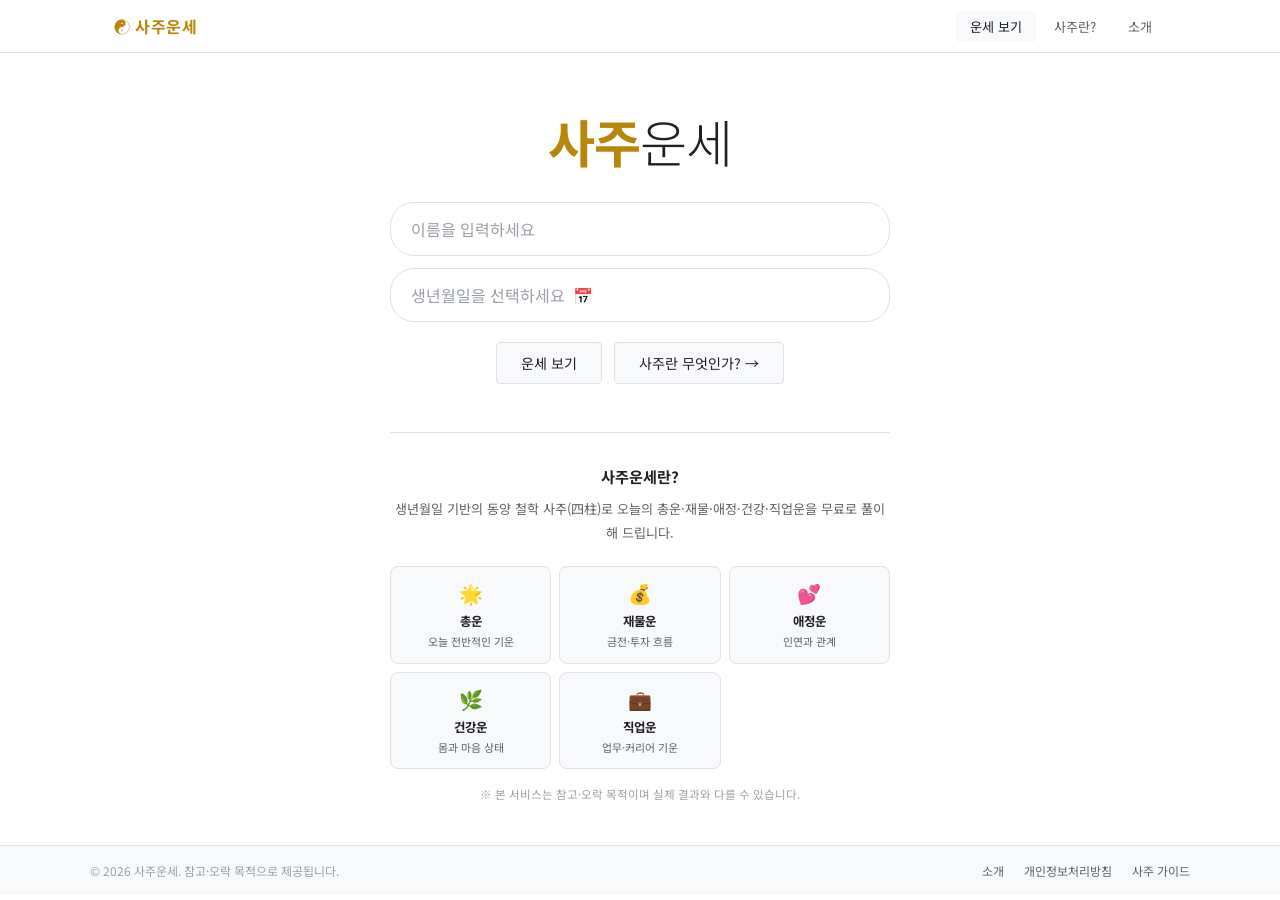
<file: index.html>
<!DOCTYPE html>
<html lang="ko">
<head>
  <meta charset="UTF-8" />
  <meta name="viewport" content="width=device-width, initial-scale=1.0" />
  <title>오늘의 사주 운세 — 이름과 생년월일로 보는 무료 사주풀이</title>
  <meta name="description" content="이름과 생년월일을 입력하면 오늘의 사주 운세를 무료로 풀이해 드립니다. 총운, 재물운, 애정운, 건강운, 직업운을 한눈에 확인하세요." />
  <meta name="keywords" content="사주, 사주풀이, 오늘의 운세, 무료 사주, 사주 보기, 생년월일 운세, 사주팔자, 오행, 천간지지" />
  <meta name="robots" content="index, follow" />
  <meta property="og:title" content="오늘의 사주 운세 — 무료 사주풀이" />
  <meta property="og:description" content="이름과 생년월일로 오늘의 사주 운세를 무료로 확인하세요." />
  <meta property="og:type" content="website" />
  <link rel="stylesheet" href="style.css" />
  <!-- Google Analytics -->
  <script async src="https://www.googletagmanager.com/gtag/js?id=G-FPWYNRNC62"></script>
  <script>
    window.dataLayer = window.dataLayer || [];
    function gtag(){dataLayer.push(arguments);}
    gtag('js', new Date());
    gtag('config', 'G-FPWYNRNC62');
  </script>
</head>
<body>

  <nav class="site-nav">
    <div class="nav-inner">
      <a href="index.html" class="nav-logo">☯ 사주운세</a>
      <div class="nav-links">
        <a href="index.html" class="nav-link active">운세 보기</a>
        <a href="saju-guide.html" class="nav-link">사주란?</a>
        <a href="about.html" class="nav-link">소개</a>
      </div>
    </div>
  </nav>

  <!-- 메인 입력 화면 -->
  <main class="google-main" id="main-form">

    <div class="main-logo">사주<span>운세</span></div>

    <div class="search-box">

      <!-- 이름 입력 -->
      <div class="input-wrap">
        <input class="g-input" type="text" id="name"
          placeholder="이름을 입력하세요" maxlength="10" autocomplete="off" />
        <div class="hanja-panel" id="hanja-panel"></div>
      </div>

      <!-- 생년월일 입력 -->
      <div class="input-wrap">
        <div class="date-picker-wrapper">
          <input class="g-input" type="text" id="birthdate-display"
            placeholder="생년월일을 선택하세요  📅" readonly />
          <input type="hidden" id="birthdate" />
          <div class="calendar-popup" id="calendar-popup">
            <div class="cal-header">
              <button class="cal-nav" id="cal-prev">‹</button>
              <div class="cal-title">
                <button class="cal-year-btn" id="cal-year-btn"></button>
                <button class="cal-month-btn" id="cal-month-btn"></button>
              </div>
              <button class="cal-nav" id="cal-next">›</button>
            </div>
            <div class="cal-body" id="cal-body"></div>
          </div>
        </div>
      </div>

      <!-- 버튼 행 -->
      <div class="btn-row">
        <button class="btn-primary" id="fortune-btn">운세 보기</button>
        <a class="btn-lucky" href="saju-guide.html">사주란 무엇인가? →</a>
      </div>

    </div>

    <!-- 서비스 소개 (SEO) -->
    <section class="info-section">
      <h2 class="info-title">사주운세란?</h2>
      <p class="info-text">생년월일 기반의 동양 철학 사주(四柱)로 오늘의 총운·재물·애정·건강·직업운을 무료로 풀이해 드립니다.</p>
      <div class="info-grid">
        <div class="info-card"><div class="info-card-icon">🌟</div><h3>총운</h3><p>오늘 전반적인 기운</p></div>
        <div class="info-card"><div class="info-card-icon">💰</div><h3>재물운</h3><p>금전·투자 흐름</p></div>
        <div class="info-card"><div class="info-card-icon">💕</div><h3>애정운</h3><p>인연과 관계</p></div>
        <div class="info-card"><div class="info-card-icon">🌿</div><h3>건강운</h3><p>몸과 마음 상태</p></div>
        <div class="info-card"><div class="info-card-icon">💼</div><h3>직업운</h3><p>업무·커리어 기운</p></div>
      </div>
      <p class="info-notice">※ 본 서비스는 참고·오락 목적이며 실제 결과와 다를 수 있습니다.</p>
    </section>

  </main>

  <!-- 결과 화면 -->
  <section class="result-section" id="result" style="display:none;">
    <div class="result-header" id="result-header"></div>
    <div class="gauge-grid" id="gauge-grid"></div>
    <div class="advice-simple" id="advice-simple"></div>
    <details class="detail-section">
      <summary class="detail-toggle">자세히 보기</summary>
      <div class="detail-content" id="detail-content"></div>
    </details>
    <button class="retry-btn" id="retry-btn">다시 보기</button>
  </section>

  <footer class="site-footer">
    <div class="footer-inner">
      <p class="footer-copy">© 2026 사주운세. 참고·오락 목적으로 제공됩니다.</p>
      <div class="footer-links">
        <a href="about.html">소개</a>
        <a href="privacy.html">개인정보처리방침</a>
        <a href="saju-guide.html">사주 가이드</a>
      </div>
    </div>
  </footer>

  <script src="script.js"></script>
</body>
</html>
</file>
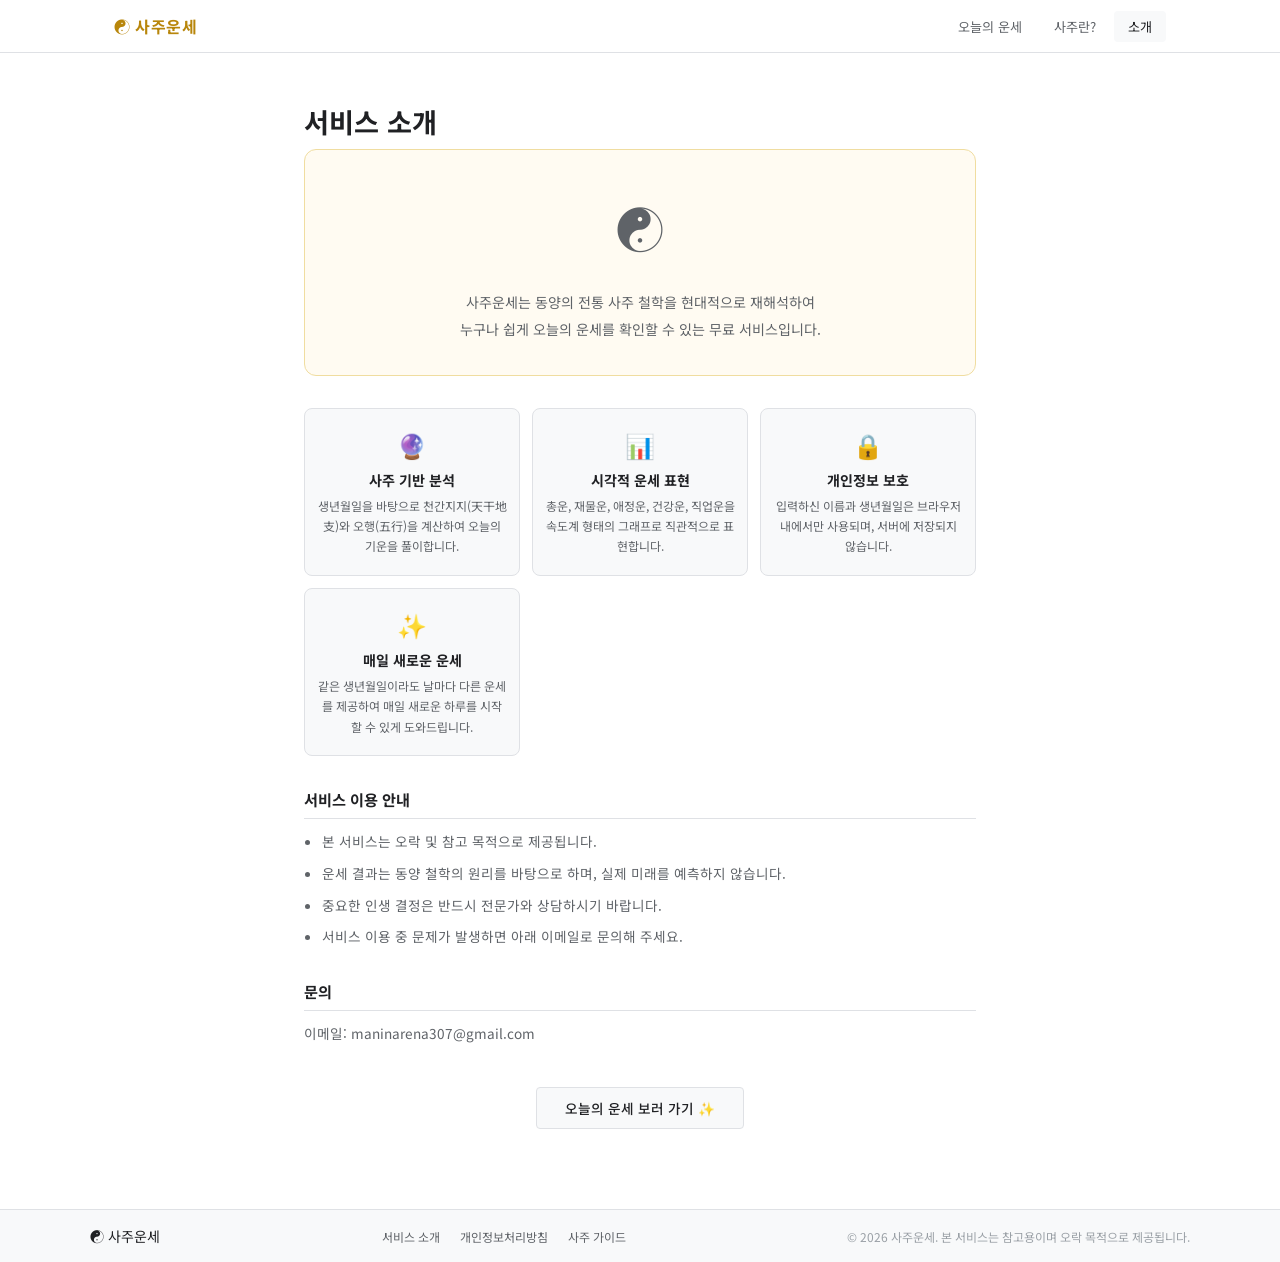
<file: about.html>
<!DOCTYPE html>
<html lang="ko">
<head>
  <meta charset="UTF-8" />
  <meta name="viewport" content="width=device-width, initial-scale=1.0" />
  <title>서비스 소개 — 사주운세</title>
  <meta name="description" content="사주운세 서비스 소개 페이지입니다. 생년월일 기반 무료 사주풀이 서비스를 제공합니다." />
  <link rel="stylesheet" href="style.css" />
  <!-- Google Analytics -->
  <script async src="https://www.googletagmanager.com/gtag/js?id=G-FPWYNRNC62"></script>
  <script>
    window.dataLayer = window.dataLayer || [];
    function gtag(){dataLayer.push(arguments);}
    gtag('js', new Date());
    gtag('config', 'G-FPWYNRNC62');
  </script>
</head>
<body>
  <div class="stars" id="stars"></div>

  <nav class="site-nav">
    <div class="nav-inner">
      <a href="index.html" class="nav-logo">☯ 사주운세</a>
      <div class="nav-links">
        <a href="index.html" class="nav-link">오늘의 운세</a>
        <a href="saju-guide.html" class="nav-link">사주란?</a>
        <a href="about.html" class="nav-link active">소개</a>
      </div>
    </div>
  </nav>

  <div class="container">
    <div class="page-wrap">
      <h1 class="page-title">서비스 소개</h1>

      <div class="about-hero">
        <div class="title-symbol" style="font-size:3rem; margin-bottom:16px;">☯</div>
        <p>사주운세는 동양의 전통 사주 철학을 현대적으로 재해석하여<br/>누구나 쉽게 오늘의 운세를 확인할 수 있는 무료 서비스입니다.</p>
      </div>

      <div class="about-grid">
        <div class="about-card">
          <div class="about-card-icon">🔮</div>
          <h3>사주 기반 분석</h3>
          <p>생년월일을 바탕으로 천간지지(天干地支)와 오행(五行)을 계산하여 오늘의 기운을 풀이합니다.</p>
        </div>
        <div class="about-card">
          <div class="about-card-icon">📊</div>
          <h3>시각적 운세 표현</h3>
          <p>총운, 재물운, 애정운, 건강운, 직업운을 속도계 형태의 그래프로 직관적으로 표현합니다.</p>
        </div>
        <div class="about-card">
          <div class="about-card-icon">🔒</div>
          <h3>개인정보 보호</h3>
          <p>입력하신 이름과 생년월일은 브라우저 내에서만 사용되며, 서버에 저장되지 않습니다.</p>
        </div>
        <div class="about-card">
          <div class="about-card-icon">✨</div>
          <h3>매일 새로운 운세</h3>
          <p>같은 생년월일이라도 날마다 다른 운세를 제공하여 매일 새로운 하루를 시작할 수 있게 도와드립니다.</p>
        </div>
      </div>

      <div class="policy-section">
        <h2>서비스 이용 안내</h2>
        <ul>
          <li>본 서비스는 오락 및 참고 목적으로 제공됩니다.</li>
          <li>운세 결과는 동양 철학의 원리를 바탕으로 하며, 실제 미래를 예측하지 않습니다.</li>
          <li>중요한 인생 결정은 반드시 전문가와 상담하시기 바랍니다.</li>
          <li>서비스 이용 중 문제가 발생하면 아래 이메일로 문의해 주세요.</li>
        </ul>
      </div>

      <div class="policy-section">
        <h2>문의</h2>
        <p>이메일: maninarena307@gmail.com</p>
      </div>

      <div style="text-align:center; margin-top:40px;">
        <a href="index.html" class="cta-btn">오늘의 운세 보러 가기 ✨</a>
      </div>
    </div>
  </div>

  <footer class="site-footer">
    <div class="footer-inner">
      <p class="footer-logo">☯ 사주운세</p>
      <div class="footer-links">
        <a href="about.html">서비스 소개</a>
        <a href="privacy.html">개인정보처리방침</a>
        <a href="saju-guide.html">사주 가이드</a>
      </div>
      <p class="footer-copy">© 2026 사주운세. 본 서비스는 참고용이며 오락 목적으로 제공됩니다.</p>
    </div>
  </footer>

  <script src="script.js"></script>
</body>
</html>
</file>
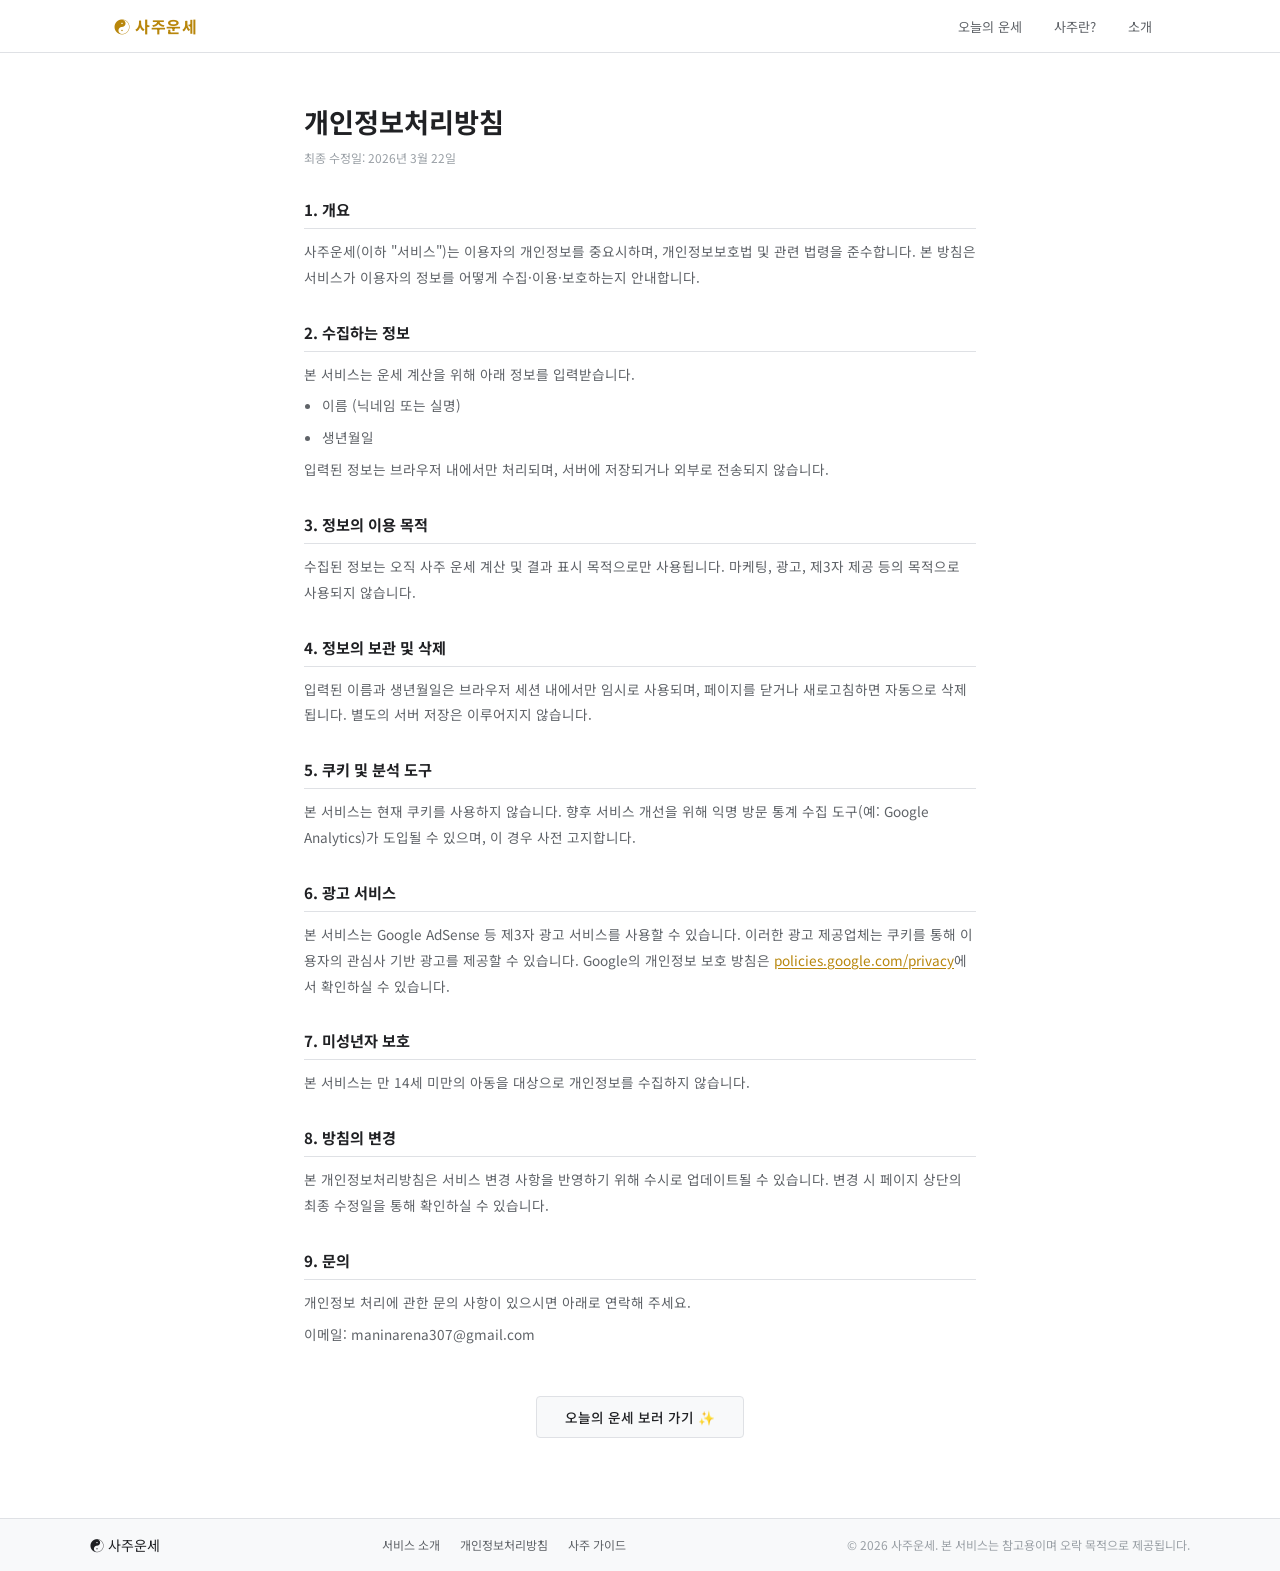
<file: privacy.html>
<!DOCTYPE html>
<html lang="ko">
<head>
  <meta charset="UTF-8" />
  <meta name="viewport" content="width=device-width, initial-scale=1.0" />
  <title>개인정보처리방침 — 사주운세</title>
  <meta name="description" content="사주운세 서비스의 개인정보처리방침입니다." />
  <link rel="stylesheet" href="style.css" />
  <!-- Google Analytics -->
  <script async src="https://www.googletagmanager.com/gtag/js?id=G-FPWYNRNC62"></script>
  <script>
    window.dataLayer = window.dataLayer || [];
    function gtag(){dataLayer.push(arguments);}
    gtag('js', new Date());
    gtag('config', 'G-FPWYNRNC62');
  </script>
</head>
<body>
  <div class="stars" id="stars"></div>

  <nav class="site-nav">
    <div class="nav-inner">
      <a href="index.html" class="nav-logo">☯ 사주운세</a>
      <div class="nav-links">
        <a href="index.html" class="nav-link">오늘의 운세</a>
        <a href="saju-guide.html" class="nav-link">사주란?</a>
        <a href="about.html" class="nav-link">소개</a>
      </div>
    </div>
  </nav>

  <div class="container">
    <div class="page-wrap">
      <h1 class="page-title">개인정보처리방침</h1>
      <p class="page-date">최종 수정일: 2026년 3월 22일</p>

      <div class="policy-section">
        <h2>1. 개요</h2>
        <p>사주운세(이하 "서비스")는 이용자의 개인정보를 중요시하며, 개인정보보호법 및 관련 법령을 준수합니다. 본 방침은 서비스가 이용자의 정보를 어떻게 수집·이용·보호하는지 안내합니다.</p>
      </div>

      <div class="policy-section">
        <h2>2. 수집하는 정보</h2>
        <p>본 서비스는 운세 계산을 위해 아래 정보를 입력받습니다.</p>
        <ul>
          <li>이름 (닉네임 또는 실명)</li>
          <li>생년월일</li>
        </ul>
        <p>입력된 정보는 브라우저 내에서만 처리되며, 서버에 저장되거나 외부로 전송되지 않습니다.</p>
      </div>

      <div class="policy-section">
        <h2>3. 정보의 이용 목적</h2>
        <p>수집된 정보는 오직 사주 운세 계산 및 결과 표시 목적으로만 사용됩니다. 마케팅, 광고, 제3자 제공 등의 목적으로 사용되지 않습니다.</p>
      </div>

      <div class="policy-section">
        <h2>4. 정보의 보관 및 삭제</h2>
        <p>입력된 이름과 생년월일은 브라우저 세션 내에서만 임시로 사용되며, 페이지를 닫거나 새로고침하면 자동으로 삭제됩니다. 별도의 서버 저장은 이루어지지 않습니다.</p>
      </div>

      <div class="policy-section">
        <h2>5. 쿠키 및 분석 도구</h2>
        <p>본 서비스는 현재 쿠키를 사용하지 않습니다. 향후 서비스 개선을 위해 익명 방문 통계 수집 도구(예: Google Analytics)가 도입될 수 있으며, 이 경우 사전 고지합니다.</p>
      </div>

      <div class="policy-section">
        <h2>6. 광고 서비스</h2>
        <p>본 서비스는 Google AdSense 등 제3자 광고 서비스를 사용할 수 있습니다. 이러한 광고 제공업체는 쿠키를 통해 이용자의 관심사 기반 광고를 제공할 수 있습니다. Google의 개인정보 보호 방침은 <a href="https://policies.google.com/privacy" target="_blank" rel="noopener">policies.google.com/privacy</a>에서 확인하실 수 있습니다.</p>
      </div>

      <div class="policy-section">
        <h2>7. 미성년자 보호</h2>
        <p>본 서비스는 만 14세 미만의 아동을 대상으로 개인정보를 수집하지 않습니다.</p>
      </div>

      <div class="policy-section">
        <h2>8. 방침의 변경</h2>
        <p>본 개인정보처리방침은 서비스 변경 사항을 반영하기 위해 수시로 업데이트될 수 있습니다. 변경 시 페이지 상단의 최종 수정일을 통해 확인하실 수 있습니다.</p>
      </div>

      <div class="policy-section">
        <h2>9. 문의</h2>
        <p>개인정보 처리에 관한 문의 사항이 있으시면 아래로 연락해 주세요.</p>
        <p>이메일: maninarena307@gmail.com</p>
      </div>

      <div style="text-align:center; margin-top:48px;">
        <a href="index.html" class="cta-btn">오늘의 운세 보러 가기 ✨</a>
      </div>
    </div>
  </div>

  <footer class="site-footer">
    <div class="footer-inner">
      <p class="footer-logo">☯ 사주운세</p>
      <div class="footer-links">
        <a href="about.html">서비스 소개</a>
        <a href="privacy.html">개인정보처리방침</a>
        <a href="saju-guide.html">사주 가이드</a>
      </div>
      <p class="footer-copy">© 2026 사주운세. 본 서비스는 참고용이며 오락 목적으로 제공됩니다.</p>
    </div>
  </footer>

  <script src="script.js"></script>
</body>
</html>
</file>
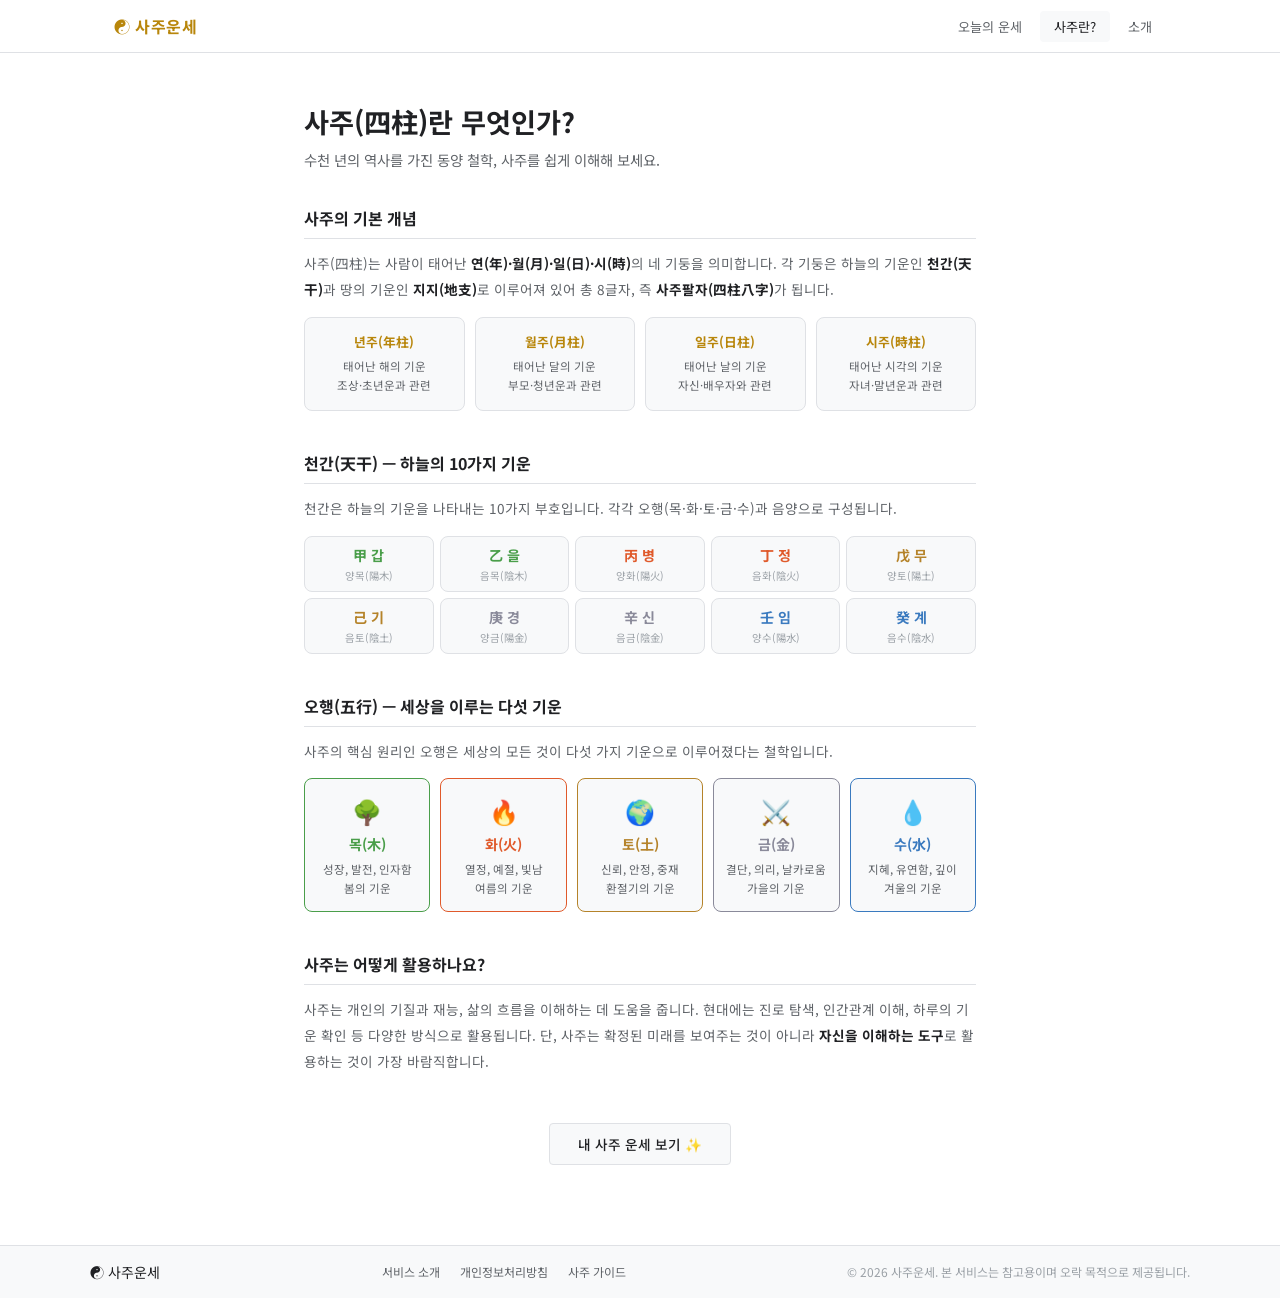
<file: saju-guide.html>
<!DOCTYPE html>
<html lang="ko">
<head>
  <meta charset="UTF-8" />
  <meta name="viewport" content="width=device-width, initial-scale=1.0" />
  <title>사주란 무엇인가? 사주팔자 완벽 가이드 — 사주운세</title>
  <meta name="description" content="사주(四柱)의 개념, 천간지지, 오행, 사주팔자의 의미를 쉽게 설명합니다. 사주를 처음 접하는 분들을 위한 기초 가이드입니다." />
  <meta name="keywords" content="사주란, 사주팔자, 천간지지, 오행, 사주 기초, 사주 설명, 사주 공부" />
  <link rel="stylesheet" href="style.css" />
  <!-- Google Analytics -->
  <script async src="https://www.googletagmanager.com/gtag/js?id=G-FPWYNRNC62"></script>
  <script>
    window.dataLayer = window.dataLayer || [];
    function gtag(){dataLayer.push(arguments);}
    gtag('js', new Date());
    gtag('config', 'G-FPWYNRNC62');
  </script>
</head>
<body>
  <div class="stars" id="stars"></div>

  <nav class="site-nav">
    <div class="nav-inner">
      <a href="index.html" class="nav-logo">☯ 사주운세</a>
      <div class="nav-links">
        <a href="index.html" class="nav-link">오늘의 운세</a>
        <a href="saju-guide.html" class="nav-link active">사주란?</a>
        <a href="about.html" class="nav-link">소개</a>
      </div>
    </div>
  </nav>

  <div class="container">
    <div class="page-wrap">
      <h1 class="page-title">사주(四柱)란 무엇인가?</h1>
      <p class="page-subtitle">수천 년의 역사를 가진 동양 철학, 사주를 쉽게 이해해 보세요.</p>

      <div class="guide-section">
        <h2>사주의 기본 개념</h2>
        <p>사주(四柱)는 사람이 태어난 <strong>연(年)·월(月)·일(日)·시(時)</strong>의 네 기둥을 의미합니다. 각 기둥은 하늘의 기운인 <strong>천간(天干)</strong>과 땅의 기운인 <strong>지지(地支)</strong>로 이루어져 있어 총 8글자, 즉 <strong>사주팔자(四柱八字)</strong>가 됩니다.</p>
        <div class="guide-box">
          <div class="guide-pillar">
            <div class="pillar-name">년주(年柱)</div>
            <div class="pillar-desc">태어난 해의 기운<br/>조상·초년운과 관련</div>
          </div>
          <div class="guide-pillar">
            <div class="pillar-name">월주(月柱)</div>
            <div class="pillar-desc">태어난 달의 기운<br/>부모·청년운과 관련</div>
          </div>
          <div class="guide-pillar">
            <div class="pillar-name">일주(日柱)</div>
            <div class="pillar-desc">태어난 날의 기운<br/>자신·배우자와 관련</div>
          </div>
          <div class="guide-pillar">
            <div class="pillar-name">시주(時柱)</div>
            <div class="pillar-desc">태어난 시각의 기운<br/>자녀·말년운과 관련</div>
          </div>
        </div>
      </div>

      <div class="guide-section">
        <h2>천간(天干) — 하늘의 10가지 기운</h2>
        <p>천간은 하늘의 기운을 나타내는 10가지 부호입니다. 각각 오행(목·화·토·금·수)과 음양으로 구성됩니다.</p>
        <div class="stem-grid">
          <div class="stem-card" style="--el-color:#4a9e4a">
            <span class="stem-char">甲 갑</span><span class="stem-el">양목(陽木)</span>
          </div>
          <div class="stem-card" style="--el-color:#4a9e4a">
            <span class="stem-char">乙 을</span><span class="stem-el">음목(陰木)</span>
          </div>
          <div class="stem-card" style="--el-color:#e05a2b">
            <span class="stem-char">丙 병</span><span class="stem-el">양화(陽火)</span>
          </div>
          <div class="stem-card" style="--el-color:#e05a2b">
            <span class="stem-char">丁 정</span><span class="stem-el">음화(陰火)</span>
          </div>
          <div class="stem-card" style="--el-color:#b5832a">
            <span class="stem-char">戊 무</span><span class="stem-el">양토(陽土)</span>
          </div>
          <div class="stem-card" style="--el-color:#b5832a">
            <span class="stem-char">己 기</span><span class="stem-el">음토(陰土)</span>
          </div>
          <div class="stem-card" style="--el-color:#8a8a9a">
            <span class="stem-char">庚 경</span><span class="stem-el">양금(陽金)</span>
          </div>
          <div class="stem-card" style="--el-color:#8a8a9a">
            <span class="stem-char">辛 신</span><span class="stem-el">음금(陰金)</span>
          </div>
          <div class="stem-card" style="--el-color:#3a7abf">
            <span class="stem-char">壬 임</span><span class="stem-el">양수(陽水)</span>
          </div>
          <div class="stem-card" style="--el-color:#3a7abf">
            <span class="stem-char">癸 계</span><span class="stem-el">음수(陰水)</span>
          </div>
        </div>
      </div>

      <div class="guide-section">
        <h2>오행(五行) — 세상을 이루는 다섯 기운</h2>
        <p>사주의 핵심 원리인 오행은 세상의 모든 것이 다섯 가지 기운으로 이루어졌다는 철학입니다.</p>
        <div class="element-guide-grid">
          <div class="el-guide-card" style="border-color:#4a9e4a">
            <div class="el-guide-icon">🌳</div>
            <h3 style="color:#4a9e4a">목(木)</h3>
            <p>성장, 발전, 인자함<br/>봄의 기운</p>
          </div>
          <div class="el-guide-card" style="border-color:#e05a2b">
            <div class="el-guide-icon">🔥</div>
            <h3 style="color:#e05a2b">화(火)</h3>
            <p>열정, 예절, 빛남<br/>여름의 기운</p>
          </div>
          <div class="el-guide-card" style="border-color:#b5832a">
            <div class="el-guide-icon">🌍</div>
            <h3 style="color:#b5832a">토(土)</h3>
            <p>신뢰, 안정, 중재<br/>환절기의 기운</p>
          </div>
          <div class="el-guide-card" style="border-color:#8a8a9a">
            <div class="el-guide-icon">⚔️</div>
            <h3 style="color:#8a8a9a">금(金)</h3>
            <p>결단, 의리, 날카로움<br/>가을의 기운</p>
          </div>
          <div class="el-guide-card" style="border-color:#3a7abf">
            <div class="el-guide-icon">💧</div>
            <h3 style="color:#3a7abf">수(水)</h3>
            <p>지혜, 유연함, 깊이<br/>겨울의 기운</p>
          </div>
        </div>
      </div>

      <div class="guide-section">
        <h2>사주는 어떻게 활용하나요?</h2>
        <p>사주는 개인의 기질과 재능, 삶의 흐름을 이해하는 데 도움을 줍니다. 현대에는 진로 탐색, 인간관계 이해, 하루의 기운 확인 등 다양한 방식으로 활용됩니다. 단, 사주는 확정된 미래를 보여주는 것이 아니라 <strong>자신을 이해하는 도구</strong>로 활용하는 것이 가장 바람직합니다.</p>
      </div>

      <div style="text-align:center; margin-top:48px;">
        <a href="index.html" class="cta-btn">내 사주 운세 보기 ✨</a>
      </div>
    </div>
  </div>

  <footer class="site-footer">
    <div class="footer-inner">
      <p class="footer-logo">☯ 사주운세</p>
      <div class="footer-links">
        <a href="about.html">서비스 소개</a>
        <a href="privacy.html">개인정보처리방침</a>
        <a href="saju-guide.html">사주 가이드</a>
      </div>
      <p class="footer-copy">© 2026 사주운세. 본 서비스는 참고용이며 오락 목적으로 제공됩니다.</p>
    </div>
  </footer>

  <script src="script.js"></script>
</body>
</html>
</file>
<file: style.css>
@import url('https://fonts.googleapis.com/css2?family=Noto+Sans+KR:wght@300;400;500;700&display=swap');

:root {
  --bg:           #ffffff;
  --bg-subtle:    #f8f9fa;
  --bg-gold:      #fffbf2;
  --text:         #202124;
  --text-muted:   #5f6368;
  --text-light:   #9aa0a6;
  --border:       #dfe1e5;
  --border-focus: #b8860b;
  --gold:         #b8860b;
  --gold-light:   #fef3d0;
  --shadow:       0 1px 6px rgba(32,33,36,.18);
  --shadow-hover: 0 2px 8px rgba(32,33,36,.28);
  --radius-sm:    8px;
  --radius:       24px;
}

* { margin: 0; padding: 0; box-sizing: border-box; }

body {
  font-family: 'Noto Sans KR', sans-serif;
  background: var(--bg);
  color: var(--text);
  min-height: 100vh;
  font-size: 14px;
  -webkit-font-smoothing: antialiased;
}

/* ── 네비게이션 ───────────────────────────────── */
.site-nav {
  position: sticky; top: 0; z-index: 200;
  background: var(--bg);
  border-bottom: 1px solid var(--border);
}
.nav-inner {
  max-width: 1100px; margin: 0 auto;
  padding: 0 24px; height: 52px;
  display: flex; align-items: center; justify-content: space-between;
}
.nav-logo {
  color: var(--gold); font-size: 1rem; font-weight: 700;
  text-decoration: none; letter-spacing: 0.5px;
}
.nav-links { display: flex; gap: 4px; }
.nav-link {
  color: var(--text-muted); text-decoration: none;
  font-size: 0.82rem; padding: 6px 14px;
  border-radius: 4px; transition: background 0.15s, color 0.15s;
}
.nav-link:hover, .nav-link.active {
  background: var(--bg-subtle); color: var(--text);
}

/* ── 메인 레이아웃 (구글 스타일) ─────────────── */
.google-main {
  display: flex; flex-direction: column;
  align-items: center; justify-content: center;
  min-height: calc(100vh - 52px - 56px);
  padding: 60px 24px 40px;
}

.main-logo {
  font-size: 3.2rem; font-weight: 700;
  color: var(--gold); letter-spacing: -1px;
  margin-bottom: 32px; text-align: center; line-height: 1.1;
}
.main-logo span { color: var(--text); font-weight: 300; }

/* ── 검색 박스 ────────────────────────────────── */
.search-box {
  width: 100%; max-width: 500px;
  display: flex; flex-direction: column; gap: 12px;
}

/* ── 입력 필드 ──────────────────────────────────── */
.input-wrap { position: relative; }

.g-input {
  width: 100%;
  border: 1px solid var(--border);
  border-radius: var(--radius);
  padding: 14px 20px;
  font-size: 1rem; font-family: inherit;
  color: var(--text); background: var(--bg);
  outline: none;
  transition: box-shadow 0.2s, border-color 0.2s;
}
.g-input::placeholder { color: var(--text-light); }
.g-input:hover { box-shadow: var(--shadow); border-color: #c0c0c0; }
.g-input:focus { box-shadow: var(--shadow-hover); border-color: var(--border-focus); }

/* ── 한자 패널 ──────────────────────────────────── */
.hanja-panel {
  display: none;
  background: var(--bg);
  border: 1px solid var(--border);
  border-radius: var(--radius-sm);
  box-shadow: var(--shadow-hover);
  padding: 12px 16px; margin-top: 6px;
  animation: fadeDown 0.15s ease;
}
.hanja-panel.visible { display: block; }

@keyframes fadeDown {
  from { opacity: 0; transform: translateY(-6px); }
  to   { opacity: 1; transform: translateY(0); }
}

.hanja-row {
  display: flex; align-items: center;
  gap: 8px; margin-bottom: 8px;
}
.hanja-row:last-of-type { margin-bottom: 0; }
.hanja-syllable {
  font-size: 0.78rem; color: var(--text-muted);
  min-width: 18px; font-weight: 500;
}
.hanja-chips { display: flex; gap: 5px; flex-wrap: wrap; }

.hanja-chip {
  border: 1px solid var(--border);
  background: var(--bg-subtle);
  border-radius: 20px; padding: 2px 10px;
  font-size: 0.9rem; cursor: pointer;
  color: var(--text); font-family: inherit;
  transition: background 0.12s, border-color 0.12s;
  position: relative;
}
.hanja-chip:hover { background: var(--gold-light); border-color: var(--gold); color: var(--gold); }
.hanja-chip.selected { background: var(--gold-light); border-color: var(--gold); color: var(--gold); font-weight: 700; }

.hanja-chip .chip-meaning {
  display: none; position: absolute;
  bottom: calc(100% + 5px); left: 50%; transform: translateX(-50%);
  background: #202124; color: #fff;
  font-size: 0.68rem; padding: 3px 8px;
  border-radius: 4px; white-space: nowrap; pointer-events: none; z-index: 10;
}
.hanja-chip:hover .chip-meaning { display: block; }

.hanja-result {
  margin-top: 8px; padding-top: 8px;
  border-top: 1px solid var(--border);
  font-size: 0.8rem; color: var(--text-muted);
}
.hanja-result strong { color: var(--gold); font-size: 1rem; }

/* ── 한자 검색창 ──────────────────────────────────── */
.hanja-search-wrap {
  margin-top: 10px;
  padding-top: 10px;
  border-top: 1px dashed var(--border);
}
.hanja-search-input {
  width: 100%;
  box-sizing: border-box;
  padding: 7px 12px;
  border: 1px solid var(--border);
  border-radius: 20px;
  font-size: 0.82rem;
  font-family: inherit;
  color: var(--text);
  background: var(--bg);
  outline: none;
  transition: border-color .2s;
}
.hanja-search-input:focus { border-color: var(--gold); }
.hanja-search-results {
  display: flex;
  flex-wrap: wrap;
  gap: 6px;
  margin-top: 8px;
}
.hanja-no-result {
  font-size: 0.8rem;
  color: var(--text-muted);
  padding: 4px 2px;
}
.hanja-direct-label {
  width: 100%;
  font-size: 0.78rem;
  color: var(--text-muted);
  margin-bottom: 4px;
}

/* ── 달력 ───────────────────────────────────────── */
.date-picker-wrapper { position: relative; }
#birthdate-display { cursor: pointer; }

.calendar-popup {
  display: none; position: absolute;
  top: calc(100% + 8px); left: 0; z-index: 100;
  width: 300px; background: var(--bg);
  border: 1px solid var(--border); border-radius: 12px;
  padding: 16px; box-shadow: var(--shadow-hover);
  animation: fadeDown 0.15s ease;
}
.calendar-popup.open { display: block; }

.cal-header {
  display: flex; align-items: center;
  justify-content: space-between; margin-bottom: 12px;
}
.cal-nav {
  background: transparent; border: 1px solid var(--border);
  border-radius: 6px; color: var(--text-muted);
  font-size: 1rem; width: 30px; height: 30px;
  cursor: pointer; display: flex; align-items: center;
  justify-content: center; transition: background 0.12s; font-family: inherit;
}
.cal-nav:hover { background: var(--bg-subtle); }
.cal-title { display: flex; gap: 4px; }
.cal-year-btn, .cal-month-btn {
  background: transparent; border: 1px solid var(--border);
  border-radius: 6px; color: var(--text);
  font-size: 0.85rem; font-weight: 700; font-family: inherit;
  padding: 3px 10px; cursor: pointer; transition: background 0.12s;
}
.cal-year-btn:hover, .cal-month-btn:hover { background: var(--bg-subtle); }

.cal-weekdays { display: grid; grid-template-columns: repeat(7,1fr); margin-bottom: 4px; }
.cal-weekday  { text-align: center; font-size: 0.7rem; color: var(--text-muted); padding: 4px 0; }
.cal-weekday:first-child { color: #e53935; }
.cal-weekday:last-child  { color: #1565c0; }

.cal-days { display: grid; grid-template-columns: repeat(7,1fr); gap: 2px; }
.cal-day {
  text-align: center; padding: 6px 2px;
  border-radius: 50%; font-size: 0.8rem; cursor: pointer;
  color: var(--text); border: none; background: transparent;
  font-family: inherit; transition: background 0.1s;
  aspect-ratio: 1; display: flex; align-items: center; justify-content: center;
}
.cal-day:hover:not(.empty):not(.other-month) { background: var(--bg-subtle); }
.cal-day.today    { border: 1px solid var(--gold); }
.cal-day.selected { background: var(--gold) !important; color: #fff !important; font-weight: 700; border-radius: 50%; }
.cal-day.other-month { color: var(--text-light); cursor: default; }
.cal-day.sun { color: #e53935; }
.cal-day.sat { color: #1565c0; }
.cal-day.selected.sun, .cal-day.selected.sat { color: #fff; }

.cal-year-grid, .cal-month-grid { display: grid; gap: 4px; }
.cal-year-grid  { grid-template-columns: repeat(4,1fr); }
.cal-month-grid { grid-template-columns: repeat(3,1fr); }
.cal-year-item, .cal-month-item {
  text-align: center; padding: 7px 4px; border-radius: 6px;
  font-size: 0.8rem; cursor: pointer; color: var(--text);
  border: none; background: transparent; font-family: inherit; transition: background 0.1s;
}
.cal-year-item:hover, .cal-month-item:hover { background: var(--bg-subtle); }
.cal-year-item.selected, .cal-month-item.selected { background: var(--gold); color: #fff; font-weight: 700; }
.cal-year-nav {
  display: flex; justify-content: space-between; align-items: center;
  margin-bottom: 8px; color: var(--text); font-size: 0.82rem; font-weight: 500;
}

/* ── 버튼 행 ────────────────────────────────────── */
.btn-row {
  display: flex; gap: 12px; justify-content: center;
  margin-top: 8px; flex-wrap: wrap;
}
.btn-primary, .btn-lucky {
  padding: 10px 24px;
  background: var(--bg-subtle); border: 1px solid var(--border);
  border-radius: 4px; font-family: inherit; font-size: 0.88rem;
  color: var(--text); cursor: pointer; text-decoration: none;
  display: inline-block; text-align: center;
  transition: box-shadow 0.15s, background 0.15s;
  white-space: nowrap;
}
.btn-primary:hover, .btn-lucky:hover {
  box-shadow: var(--shadow); background: #f0f0f0;
}

/* ── 결과 섹션 ──────────────────────────────────── */
.result-section {
  max-width: 620px; margin: 0 auto;
  padding: 0 24px 60px; animation: fadeDown 0.4s ease;
}
.result-header {
  text-align: center; background: var(--bg-gold);
  border: 1px solid #f0dda0; border-radius: var(--radius-sm);
  padding: 14px 20px; margin-bottom: 28px;
  color: var(--text); font-size: 0.9rem; line-height: 1.8;
}
.result-header strong { font-size: 1.05rem; }

/* ── 게이지 ─────────────────────────────────────── */
.gauge-grid {
  display: flex; justify-content: center;
  flex-wrap: wrap; gap: 10px; margin-bottom: 24px;
}
.gauge-item {
  display: flex; flex-direction: column; align-items: center;
  width: 110px; animation: fadeDown 0.4s ease both;
}
.gauge-item:nth-child(1) { animation-delay: 0.05s; }
.gauge-item:nth-child(2) { animation-delay: 0.12s; }
.gauge-item:nth-child(3) { animation-delay: 0.19s; }
.gauge-item:nth-child(4) { animation-delay: 0.26s; }
.gauge-item:nth-child(5) { animation-delay: 0.33s; }

.gauge-svg   { width: 100%; overflow: visible; }
.gauge-track { fill: none; stroke: #e8e8e8; stroke-width: 10; stroke-linecap: round; }
.gauge-fill  {
  fill: none; stroke-width: 10; stroke-linecap: round;
  animation: gaugeFill 0.9s cubic-bezier(0.4,0,0.2,1) both;
}
@keyframes gaugeFill {
  from { stroke-dasharray: 0 var(--total); }
  to   { stroke-dasharray: var(--dash) var(--total); }
}
.gauge-level-text { font-size: 12px; font-weight: 700; font-family: 'Noto Sans KR', sans-serif; }
.gauge-icon  { font-size: 1.2rem; margin-top: -2px; }
.gauge-label { color: var(--text-muted); font-size: 0.72rem; margin-top: 3px; }

/* ── 조언 ───────────────────────────────────────── */
.advice-simple {
  background: var(--bg-gold); border: 1px solid #f0dda0;
  border-radius: var(--radius-sm);
  padding: 16px 20px; margin-bottom: 20px;
  color: var(--text); font-size: 0.88rem;
  line-height: 1.9; text-align: center;
}
.advice-simple::before {
  content: '오늘의 조언'; display: block;
  color: var(--gold); font-size: 0.72rem; font-weight: 700;
  letter-spacing: 1px; margin-bottom: 8px;
}

/* ── 자세히 보기 ─────────────────────────────────── */
.detail-section {
  border: 1px solid var(--border); border-radius: var(--radius-sm);
  margin-bottom: 24px; overflow: hidden;
}
.detail-toggle {
  width: 100%; padding: 14px 20px; cursor: pointer;
  color: var(--text-muted); font-size: 0.82rem; font-family: inherit;
  list-style: none; display: flex; align-items: center;
  justify-content: center; gap: 6px; transition: background 0.15s; user-select: none;
}
.detail-toggle:hover { background: var(--bg-subtle); }
.detail-toggle::after { content: '▼'; font-size: 0.62rem; transition: transform 0.3s; }
.detail-section[open] .detail-toggle::after { transform: rotate(180deg); }
.detail-toggle::-webkit-details-marker { display: none; }

.detail-content {
  padding: 0 14px 14px;
  display: grid; grid-template-columns: repeat(auto-fill, minmax(175px,1fr)); gap: 10px;
}
.detail-card {
  background: var(--bg-subtle); border: 1px solid var(--border);
  border-radius: var(--radius-sm); padding: 14px; text-align: center;
}
.detail-card-icon  { font-size: 1.3rem; margin-bottom: 4px; }
.detail-card-label { color: var(--gold); font-size: 0.7rem; font-weight: 700; letter-spacing: 1px; margin-bottom: 6px; }
.detail-card-text  { color: var(--text-muted); font-size: 0.78rem; line-height: 1.7; }
.detail-lucky {
  grid-column: 1/-1; background: var(--bg-gold);
  border: 1px solid #f0dda0; border-radius: var(--radius-sm);
  padding: 12px 16px; display: flex; justify-content: center;
  gap: 24px; flex-wrap: wrap; color: var(--text-muted);
  font-size: 0.82rem; line-height: 2;
}
.detail-lucky span { color: var(--gold); font-weight: 700; }
.detail-today-title, .detail-saju-title {
  grid-column: 1/-1; color: var(--text-light);
  font-size: 0.7rem; font-weight: 700; letter-spacing: 2px;
  padding: 8px 0 4px; border-bottom: 1px solid var(--border); margin-bottom: 2px;
}
.detail-saju-title { margin-top: 6px; }

/* ── 사주풀이 ────────────────────────────────────── */
.saju-reading { grid-column: 1/-1; display: flex; flex-direction: column; gap: 10px; }
.sr-section {
  background: var(--bg); border: 1px solid var(--border);
  border-radius: var(--radius-sm); padding: 14px 16px;
}
.sr-title { color: var(--gold); font-size: 0.8rem; font-weight: 700; margin-bottom: 10px; }
.sr-desc  { color: var(--text-light); font-size: 0.72rem; margin-bottom: 10px; }

.saju-table-wrap { display: flex; gap: 8px; justify-content: center; }
.saju-col {
  flex: 1; max-width: 130px; text-align: center;
  background: var(--bg-subtle); border: 1px solid var(--border);
  border-radius: var(--radius-sm); padding: 10px 6px;
}
.saju-col-label { font-size: 0.65rem; color: var(--text-light); margin-bottom: 6px; }
.saju-stem      { font-size: 1.6rem; font-weight: 700; color: var(--gold); line-height: 1; margin-bottom: 4px; }
.saju-branch    { font-size: 1.4rem; font-weight: 700; color: var(--text); line-height: 1; margin-bottom: 6px; }
.saju-el        { font-size: 0.7rem; color: var(--text-muted); }

.sr-personality { color: var(--text-muted); font-size: 0.83rem; line-height: 1.8; margin-bottom: 10px; }
.sr-tags { display: flex; gap: 6px; flex-wrap: wrap; }
.sr-tag  { font-size: 0.7rem; padding: 3px 10px; border-radius: 20px; }
.sr-tag.good    { background: #e8f5e9; color: #2e7d32; border: 1px solid #c8e6c9; }
.sr-tag.caution { background: #fce4ec; color: #c62828; border: 1px solid #f8bbd0; }

.el-bars { display: flex; flex-direction: column; gap: 6px; margin-bottom: 10px; }
.el-row  { display: flex; align-items: center; gap: 10px; }
.el-name { width: 34px; font-size: 0.75rem; color: var(--text-muted); flex-shrink: 0; }
.el-bar-wrap { flex: 1; height: 6px; background: #e8e8e8; border-radius: 4px; overflow: hidden; }
.el-bar  { height: 100%; border-radius: 4px; transition: width 0.8s cubic-bezier(0.4,0,0.2,1); }
.el-cnt  { width: 14px; font-size: 0.72rem; color: var(--text-light); text-align: right; }
.el-summary { font-size: 0.75rem; color: var(--text-muted); line-height: 1.7; }
.sr-life { color: var(--text-muted); font-size: 0.83rem; line-height: 1.9; margin-bottom: 10px; }
.sr-tip  {
  background: var(--bg-gold); border-left: 2px solid var(--gold);
  padding: 8px 12px; font-size: 0.75rem; color: var(--text-muted);
  border-radius: 0 4px 4px 0; line-height: 1.7;
}
.sr-tip strong { color: var(--gold); }

.retry-btn {
  display: block; margin: 0 auto;
  padding: 10px 36px; background: var(--bg-subtle);
  border: 1px solid var(--border); border-radius: 4px;
  color: var(--text-muted); font-size: 0.82rem;
  font-family: inherit; cursor: pointer; transition: box-shadow 0.15s;
}
.retry-btn:hover { box-shadow: var(--shadow); }

/* ── 푸터 ───────────────────────────────────────── */
.site-footer {
  border-top: 1px solid var(--border);
  background: var(--bg-subtle); padding: 16px 24px;
}
.footer-inner {
  max-width: 1100px; margin: 0 auto;
  display: flex; align-items: center; justify-content: space-between;
  flex-wrap: wrap; gap: 12px;
}
.footer-copy { color: var(--text-light); font-size: 0.75rem; }
.footer-links { display: flex; gap: 20px; flex-wrap: wrap; }
.footer-links a {
  color: var(--text-muted); text-decoration: none;
  font-size: 0.75rem; transition: color 0.15s;
}
.footer-links a:hover { color: var(--text); }

/* ── 서브 페이지 공통 ─────────────────────────── */
.page-wrap { max-width: 720px; margin: 0 auto; padding: 48px 24px 80px; }
.page-title    { font-size: 1.7rem; font-weight: 700; color: var(--text); margin-bottom: 8px; }
.page-subtitle { color: var(--text-muted); font-size: 0.9rem; margin-bottom: 36px; }
.page-date     { color: var(--text-light); font-size: 0.75rem; margin-bottom: 32px; }

.policy-section { margin-bottom: 30px; }
.policy-section h2 {
  font-size: 0.95rem; font-weight: 700; color: var(--text);
  margin-bottom: 10px; padding-bottom: 8px; border-bottom: 1px solid var(--border);
}
.policy-section p, .policy-section li {
  color: var(--text-muted); font-size: 0.85rem; line-height: 1.9; margin-bottom: 6px;
}
.policy-section ul { padding-left: 18px; }
.policy-section a  { color: var(--gold); text-decoration: underline; text-underline-offset: 2px; }

.about-hero {
  background: var(--bg-gold); border: 1px solid #f0dda0;
  border-radius: 12px; padding: 32px 24px;
  text-align: center; margin-bottom: 32px;
  color: var(--text-muted); font-size: 0.88rem; line-height: 1.9;
}
.about-hero-icon { font-size: 2.2rem; margin-bottom: 10px; }
.about-grid { display: grid; grid-template-columns: repeat(auto-fill, minmax(185px,1fr)); gap: 12px; margin-bottom: 32px; }
.about-card {
  background: var(--bg-subtle); border: 1px solid var(--border);
  border-radius: var(--radius-sm); padding: 18px 12px; text-align: center;
}
.about-card-icon { font-size: 1.5rem; margin-bottom: 8px; }
.about-card h3   { font-size: 0.88rem; font-weight: 700; color: var(--text); margin-bottom: 6px; }
.about-card p    { color: var(--text-muted); font-size: 0.75rem; line-height: 1.7; }

.guide-section { margin-bottom: 40px; }
.guide-section h2 {
  font-size: 1rem; font-weight: 700; color: var(--text);
  margin-bottom: 12px; padding-bottom: 8px; border-bottom: 1px solid var(--border);
}
.guide-section p  { color: var(--text-muted); font-size: 0.85rem; line-height: 1.9; margin-bottom: 14px; }
.guide-section strong { color: var(--text); font-weight: 700; }

.guide-box { display: flex; gap: 10px; flex-wrap: wrap; }
.guide-pillar {
  flex: 1; min-width: 110px; text-align: center;
  background: var(--bg-subtle); border: 1px solid var(--border);
  border-radius: var(--radius-sm); padding: 14px 10px;
}
.pillar-name { color: var(--gold); font-size: 0.8rem; font-weight: 700; margin-bottom: 6px; }
.pillar-desc { color: var(--text-muted); font-size: 0.72rem; line-height: 1.7; }

.stem-grid { display: grid; grid-template-columns: repeat(5,1fr); gap: 6px; }
.stem-card {
  background: var(--bg-subtle); border: 1px solid var(--border);
  border-radius: var(--radius-sm); padding: 8px 4px;
  text-align: center; display: flex; flex-direction: column; gap: 3px;
}
.stem-char { font-size: 0.88rem; font-weight: 700; color: var(--el-color, var(--gold)); }
.stem-el   { font-size: 0.65rem; color: var(--text-light); }

.element-guide-grid { display: flex; gap: 10px; flex-wrap: wrap; }
.el-guide-card {
  flex: 1; min-width: 110px; text-align: center;
  background: var(--bg-subtle); border: 1px solid;
  border-radius: var(--radius-sm); padding: 14px 10px;
}
.el-guide-icon { font-size: 1.5rem; margin-bottom: 6px; }
.el-guide-card h3 { font-size: 0.88rem; font-weight: 700; margin-bottom: 6px; }
.el-guide-card p  { color: var(--text-muted); font-size: 0.72rem; line-height: 1.6; margin: 0; }

.info-section {
  max-width: 500px; width: 100%;
  margin-top: 48px; padding-top: 32px;
  border-top: 1px solid var(--border); text-align: center;
}
.info-title { font-size: 0.95rem; font-weight: 700; color: var(--text); margin-bottom: 10px; }
.info-text  { color: var(--text-muted); font-size: 0.82rem; line-height: 1.9; margin-bottom: 20px; }
.info-grid  { display: grid; grid-template-columns: repeat(auto-fill, minmax(125px,1fr)); gap: 8px; margin-bottom: 16px; }
.info-card  {
  background: var(--bg-subtle); border: 1px solid var(--border);
  border-radius: var(--radius-sm); padding: 12px 8px; text-align: center;
}
.info-card-icon { font-size: 1.2rem; margin-bottom: 5px; }
.info-card h3   { color: var(--text); font-size: 0.78rem; font-weight: 700; margin-bottom: 3px; }
.info-card p    { color: var(--text-muted); font-size: 0.68rem; line-height: 1.6; }
.info-notice    { color: var(--text-light); font-size: 0.72rem; line-height: 1.7; }

.cta-btn {
  display: inline-block; padding: 10px 28px;
  background: var(--bg-subtle); border: 1px solid var(--border);
  border-radius: 4px; color: var(--text); font-size: 0.85rem;
  font-family: inherit; text-decoration: none;
  transition: box-shadow 0.15s; font-weight: 500;
}
.cta-btn:hover { box-shadow: var(--shadow); }

@media (max-width: 520px) {
  .main-logo { font-size: 2.4rem; }
  .btn-row   { flex-direction: column; align-items: center; }
  .btn-primary, .btn-lucky { width: 100%; max-width: 300px; }
  .gauge-item { width: 94px; }
  .footer-inner { flex-direction: column; text-align: center; }
}
</file>
